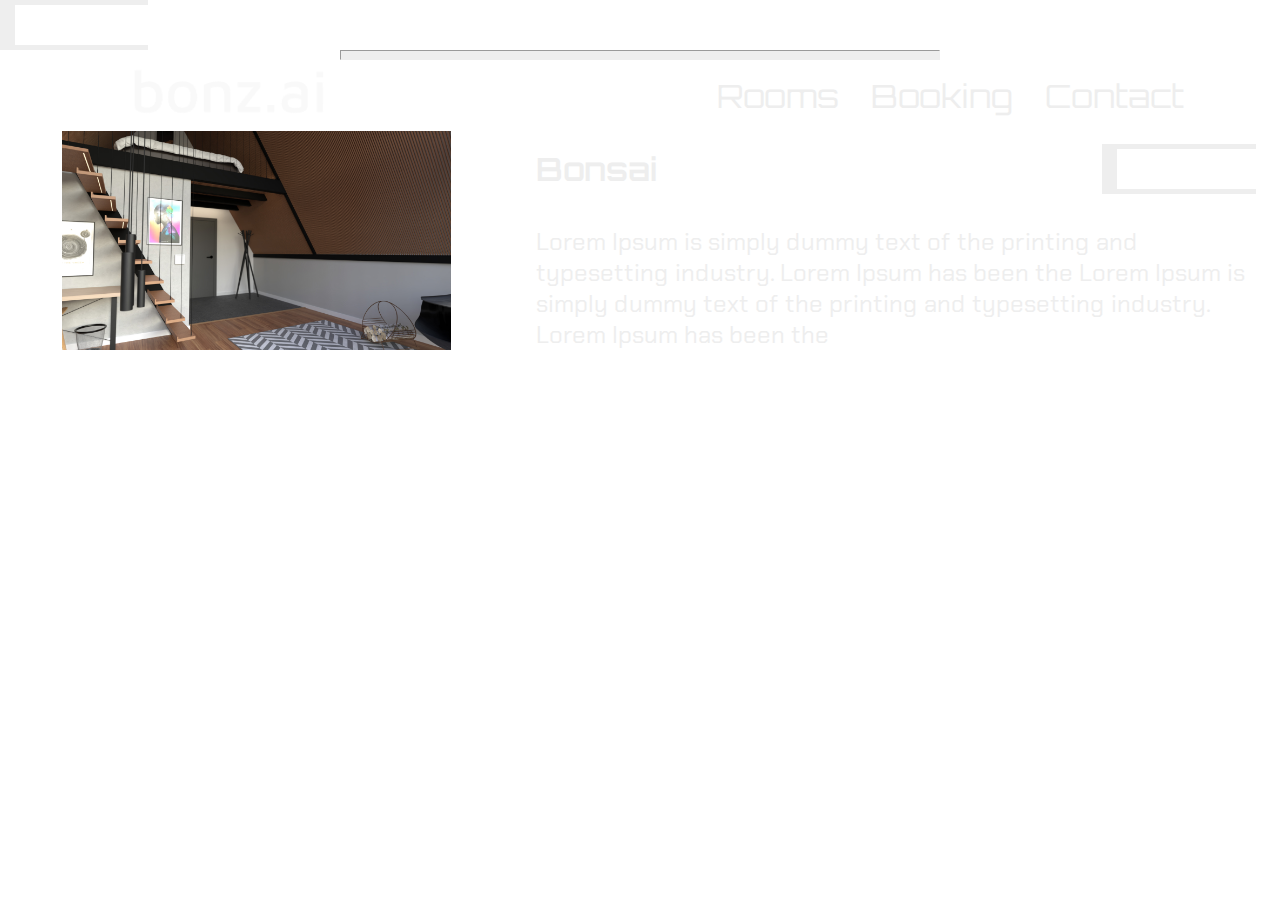
<file: components/index.html>
<!DOCTYPE html>
<html lang="en">
<head>
    <meta charset="UTF-8">
    <meta http-equiv="X-UA-Compatible" content="IE=edge">
    <meta name="viewport" content="width=device-width, initial-scale=1.0">
    <link rel="stylesheet" href="css/components.css">
    <link rel="preconnect" href="https://fonts.googleapis.com">
    <link rel="preconnect" href="https://fonts.gstatic.com" crossorigin>
    <link href="https://fonts.googleapis.com/css2?family=Chakra+Petch:wght@500&family=Orbitron:wght@400;600;700&display=swap" rel="stylesheet">
    <title>Components</title>
</head>
<body>
    <main>
        <section class="buttons">
            <button class="button">Click</button>
        </section>

        <section class="dividers">
            <hr class="divider">
        </section>

        <section>
            <nav>
                <article class="logoArticle"><img class="logo" src="/components/img/bonz.ai-logo-white-landscape.png" alt="logo"></article>
                <article class="linksArticle">
                    <ul>
                        <li>Rooms</li>
                        <li>Booking</li>
                        <li>Contact</li>
                    </ul>
                </article>
            </nav>
        </section>

        <section class="room">
            <article>
                <img src="/components/img/06-day.jpg" alt="roomPic">
            </article>    
            <article>
                <div>
                    <h3>Bonsai</h3>
                    <button class="button">Book</button>
                </div>
                <div>
                <p>Lorem Ipsum is simply dummy text of the printing and typesetting industry. Lorem Ipsum has been the Lorem Ipsum is simply dummy text of the printing and typesetting industry. Lorem Ipsum has been the </p>
                </div>
            </article>
        </section>

    </main>
</body>
</html>
</file>
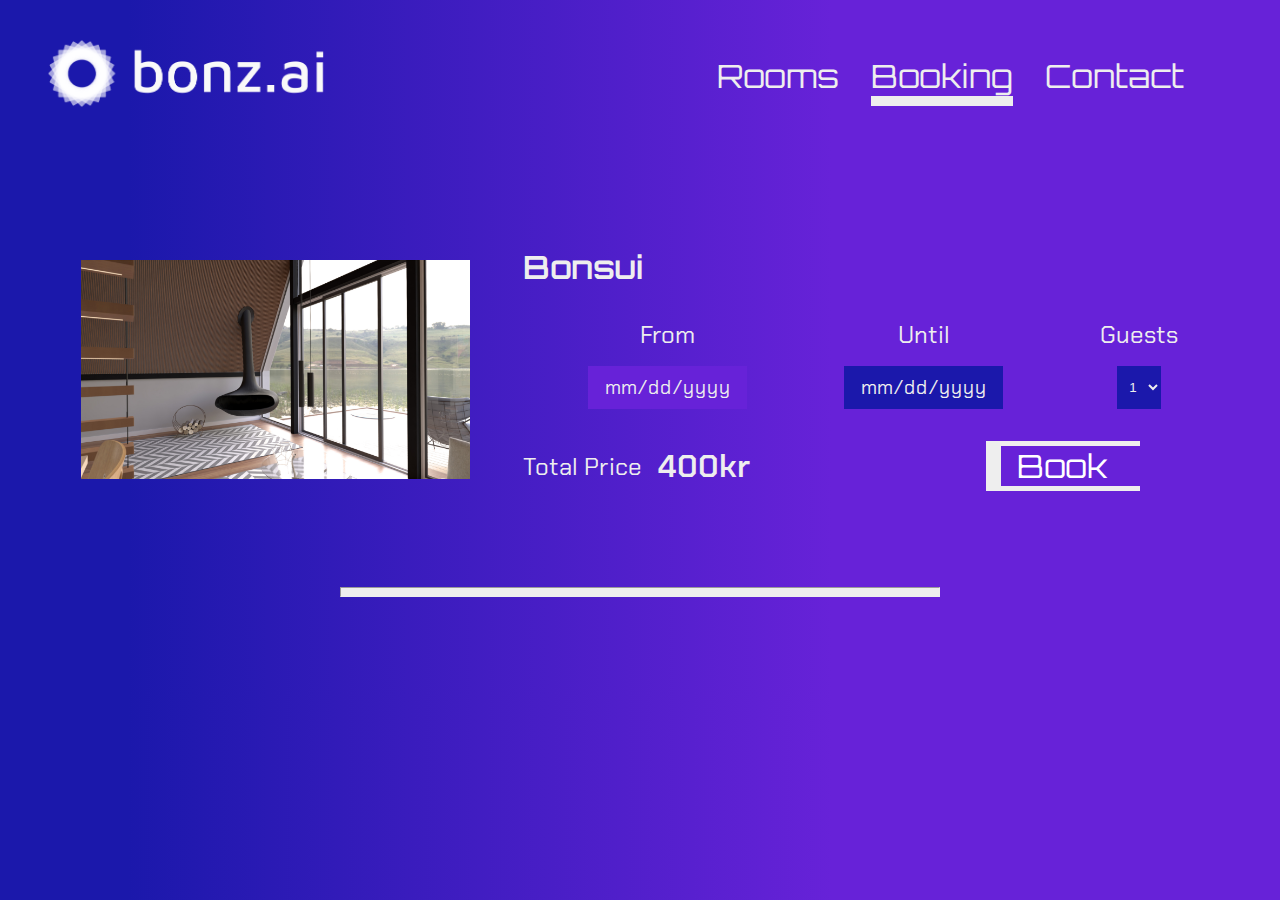
<file: website/booking.html>
<!DOCTYPE html>
<html lang="en">
<head>
    <meta charset="UTF-8">
    <meta http-equiv="X-UA-Compatible" content="IE=edge">
    <meta name="viewport" content="width=device-width, initial-scale=1.0">
    <link rel="stylesheet" href="css/style3.css">
    <link rel="stylesheet" href="/components/css/components.css">
    <link rel="preconnect" href="https://fonts.googleapis.com">
    <link rel="preconnect" href="https://fonts.gstatic.com" crossorigin>
    <link href="https://fonts.googleapis.com/css2?family=Chakra+Petch:wght@500&family=Orbitron:wght@400;600;700&display=swap" rel="stylesheet">
    <title>Bonz.AI- Booking</title>
</head>
<body>
    <header>
        <nav>
            <article class="logoArticle"><a href="/website/index.html"><img class="logo" src="/components/img/bonz.ai-logo-white-landscape.png" alt="logo"></a></article>
            <article class="linksArticle">
                <ul>
                    <a href="/website/rooms.html"><li>Rooms</li></a>
                    <a href="/website/booking.html"><li>Booking</li></a>
                    <li>Contact</li>
                </ul>
            </article>
        </nav>
    </header>
    <main>
        <section>
                <article>
                    <img src="/website/img/02-day.jpg" alt="roomPic">
                </article>
                <article>
                    <div class="title">
                        <h3>Bonsui</h3>
                    </div>
                    <div class="bookingInfo">
                        <div>
                            <label for="from">From</label>
                            <input type="date" id="from" class="datepicker-input">
                        </div>
                        <div>
                            <label for="until">Until</label>
                            <input type="date" id="until" class="datepicker-input">
                        </div>
                        <div>
                            <label for="guests">Guests</label>
                            <select>
                                <option>1</option>
                                <option>2</option>
                                <option>3</option>
                                <option>4</option>
                            </select>
                        </div>
                    </div>
                    <div class="priceNbook">
                        <div>
                            <p>Total Price</p>
                            <h4>400kr</h4>
                        </div>
                        <div>
                            <button class="button">Book</button>
                        </div>
                    </div>
                </article>
        </section>
        <section class="dividers">
            <hr class="divider">
        </section>
    </main>

    <script src="js/script.js"></script>
</body>
</html>
</file>
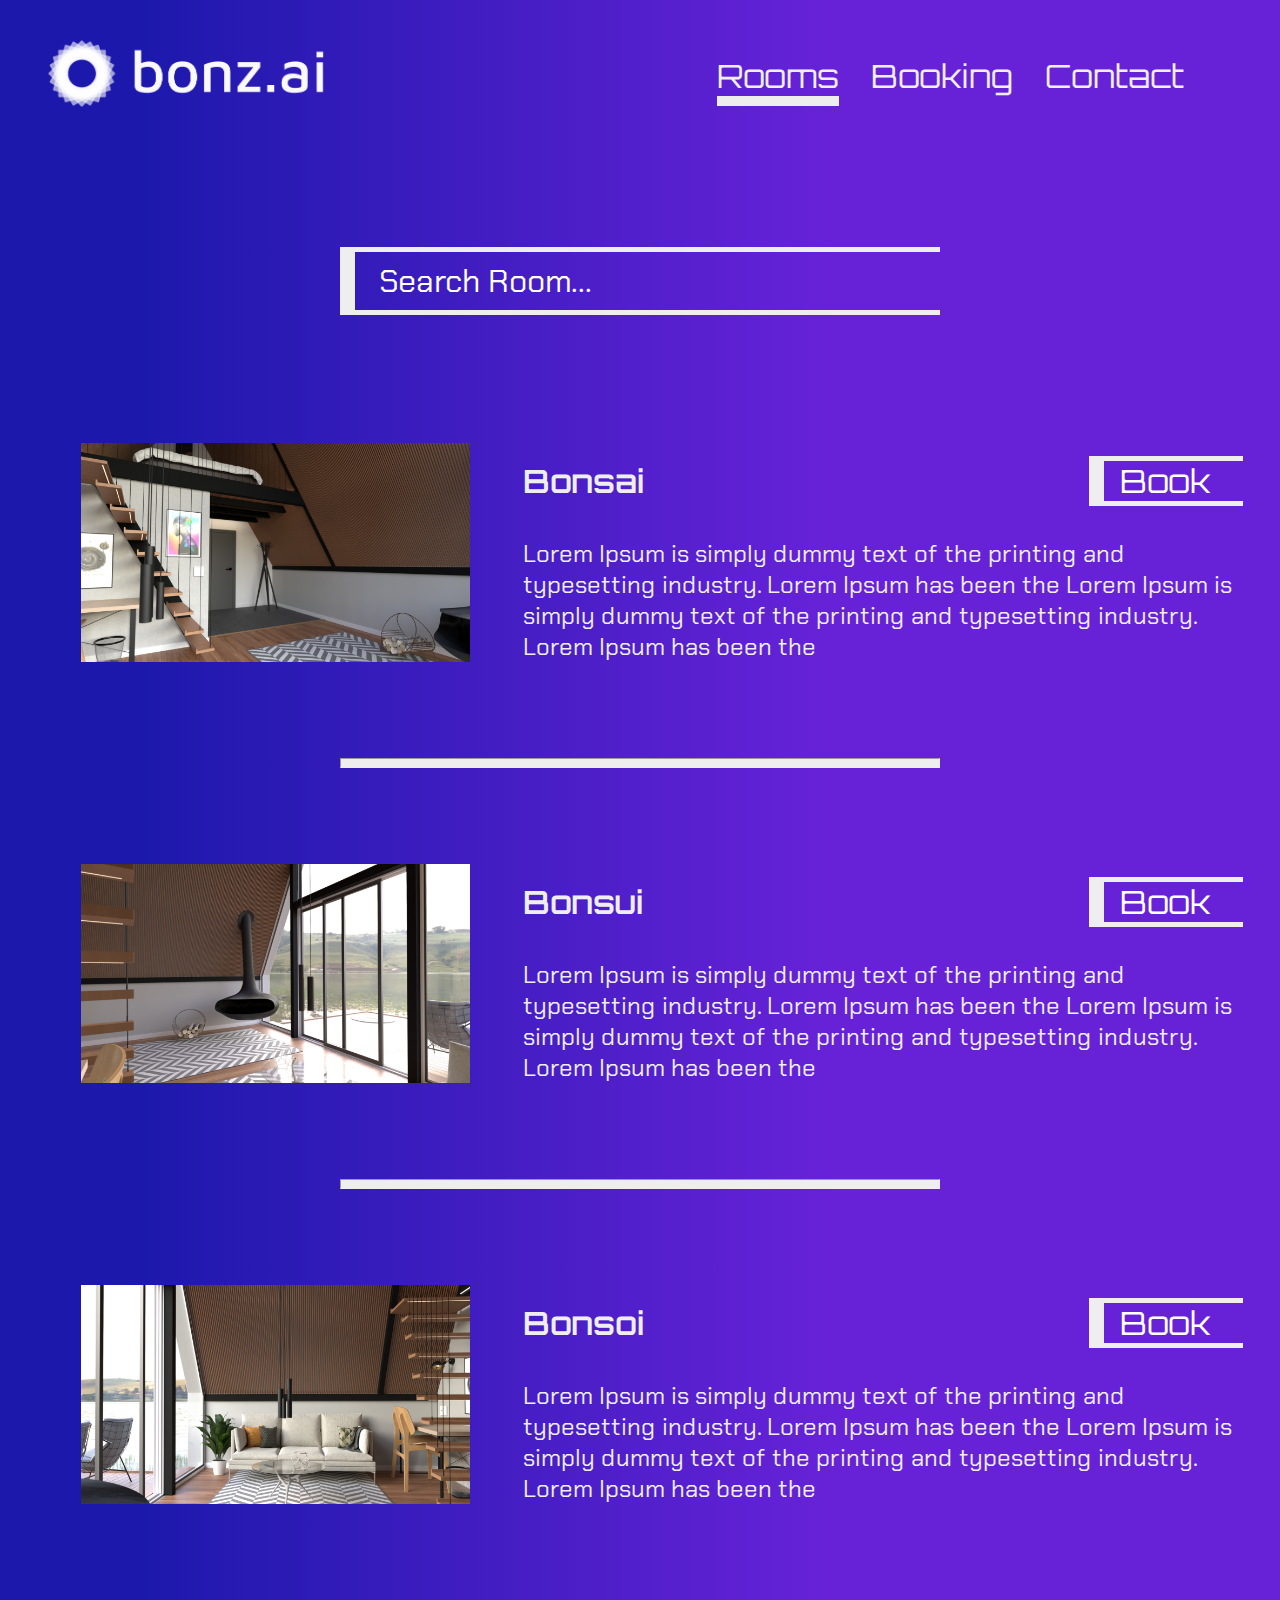
<file: website/rooms.html>
<!DOCTYPE html>
<html lang="en">
<head>
    <meta charset="UTF-8">
    <meta http-equiv="X-UA-Compatible" content="IE=edge">
    <meta name="viewport" content="width=device-width, initial-scale=1.0">
    <link rel="stylesheet" href="css/style2.css">
    <link rel="stylesheet" href="/components/css/components.css">
    <link rel="preconnect" href="https://fonts.googleapis.com">
    <link rel="preconnect" href="https://fonts.gstatic.com" crossorigin>
    <link href="https://fonts.googleapis.com/css2?family=Chakra+Petch:wght@500&family=Orbitron:wght@400;600;700&display=swap" rel="stylesheet">
    <title>Bonz.AI- Rooms</title>
</head>
<body>
    <header>
        <nav>
            <article class="logoArticle"><a href="/website/index.html"><img class="logo" src="/components/img/bonz.ai-logo-white-landscape.png" alt="logo"></a></article>
            <article class="linksArticle">
                <ul>
                    <a href="/website/rooms.html"><li>Rooms</li></a>
                    <a href="/website/booking.html"><li>Booking<div class="noti"></div></li></a>
                    <li>Contact</li>
                </ul>
            </article>
        </nav>
    </header>
    <main>
        <section class="searchSec">
            <input class="search" oninput="searchFilter()" type="text" placeholder="Search Room...">
        </section>

        <section class="rooms">
            <section class="room">
                <article>
                    <img src="/components/img/06-day.jpg" alt="roomPic">
                </article>    
                <article>
                    <div>
                        <h3>Bonsai</h3>
                        <button class="button">Book</button>
                    </div>
                    <div>
                    <p>Lorem Ipsum is simply dummy text of the printing and typesetting industry. Lorem Ipsum has been the Lorem Ipsum is simply dummy text of the printing and typesetting industry. Lorem Ipsum has been the </p>
                    </div>
                </article>
            </section>
            <section class="dividers">
                <hr class="divider">
            </section>
            <section class="room">
                <article>
                    <img src="/website/img/02-day.jpg" alt="roomPic">
                </article>    
                <article>
                    <div>
                        <h3>Bonsui</h3>
                        <button class="button">Book</button>
                    </div>
                    <div>
                    <p>Lorem Ipsum is simply dummy text of the printing and typesetting industry. Lorem Ipsum has been the Lorem Ipsum is simply dummy text of the printing and typesetting industry. Lorem Ipsum has been the </p>
                    </div>
                </article>
            </section>
            <section class="dividers">
                <hr class="divider">
            </section>
            <section class="room">
                <article>
                    <img src="/website/img/05-day.jpg" alt="roomPic">
                </article>    
                <article>
                    <div>
                        <h3>Bonsoi</h3>
                        <button class="button">Book</button>
                    </div>
                    <div>
                    <p>Lorem Ipsum is simply dummy text of the printing and typesetting industry. Lorem Ipsum has been the Lorem Ipsum is simply dummy text of the printing and typesetting industry. Lorem Ipsum has been the </p>
                    </div>
                </article>
            </section>
        </section>

    </main>
    <section class="biggerImg">
        <article></article>
        <button>X</button>
    </section>

    <script src="js/script.js"></script>
</body>
</html>
</file>
<file: components/css/components.css>
/*font-family: 'Chakra Petch', sans-serif;
font-family: 'Orbitron', sans-serif;*/

*{
    margin: 0;
    padding: 0;
    box-sizing: border-box;
    list-style: none;
    text-decoration: none;
}



.button{
    font-family: 'Orbitron', sans-serif;
    border-top: 5px solid  #EEEEEE;
    border-right: none;
    border-bottom: 5px solid #EEEEEE;
    border-left: 15px solid  #EEEEEE;
    background-color: transparent;
    font-size: 2rem;
    color: white;
    padding: 0 2rem 0 1rem;
    cursor: pointer;
}

.dividers{
    display: flex;
    align-items: center;
    justify-content: center;
}

.divider{
    width: 600px;
    height: 10px;
    background: #EEEEEE;
}

nav {
    display: flex;
    align-items: center;
    justify-content: space-between;
    flex-wrap: wrap;
    gap: 3rem;
}

.logoArticle{
    padding-left: 3rem;
}

.linksArticle{
    padding: 0 6rem;
}

.linksArticle ul{
    display: flex;
    align-items: center;
    justify-content: space-evenly;
    gap: 2rem;
    flex-wrap: wrap;
}

.linksArticle li{
    font-family: 'Orbitron', sans-serif;
    color: #EEEEEE;
    font-size: 2rem;
    font-weight: 400;
    position: relative;
}

.linksArticle li:hover{
    cursor: pointer;
    border-bottom: 10px solid #EEEEEE;
    border-top: 10px solid transparent; 
}

.logo{
    width: 280px;
}

p{
    font-family: 'Chakra Petch', sans-serif;
    font-size: 1.5rem;
    font-weight: 400;
    color: #EEEEEE;
}

.room {
    display: flex;
    align-items: flex-end;
}

.room article:nth-child(1){
    width: 40%;
    display: flex;
    align-items: center;
    justify-content: center;
}

.room article:nth-child(2){
    width: 60%;
    display: flex;
    flex-direction: column;
    gap: 2rem;
    align-items: center;
    justify-content: center;
}

.room article:nth-child(2) div{
    width: 90ch;
}

.room article:nth-child(2) div h3{
    font-family: 'Orbitron', sans-serif;
    color: #EEEEEE;
    font-size: 2rem;
    font-weight: 600;
}


.room img{
    width: 389px;
}

.room article div{
    display: flex;
    align-items: center;
    justify-content: space-between;
}


/*MEDIA QUERY MAIN PAGE*/

@media (max-width: 1050px){
    nav{
        justify-content: center;
    }

    .logoArticle {
        padding-left: 0;
    }
}

@media (max-width: 565px){


    .info{
        width: 100%;
        padding: 0 2rem;
    }

    .linksArticle {
        padding: 0 2rem;
    }

    h1{
        font-size: 2.5rem;
    }

    .info article hr{
        width: 240px;
    }
}

@media (max-width: 350px){
    h1{
        font-size: 2rem;
    }

    .logo{
        width: 220px;
    }
}


/*MEDIA QUERY ROOMS PAGE*/

@media (max-width: 1230px){
    .room{
        flex-direction: column;
        gap: 5rem;
        justify-content: center;
        align-items: center;
    }

    .room article:nth-child(1),
    .room article:nth-child(2){
        width: 100%;
    }

    .room img{
        width: 70%;
    }

    .biggerImg{
        display: none;
    }
}


@media (max-width: 780px){

    .search{
        width: 100%;
    }

    .room article div{
        flex-direction: column;
        gap: 4rem;
    }

    .room article:nth-child(2) div{
        width: 100%;
        padding: 0;
        text-align: center;
    }

    .divider{
        width: 300px;
    }

    .room img{
        width: 100%;
    }
}


@media (max-width: 380px){
    .rooms{
        display: flex;
        flex-direction: column;
    }

    .search{
        font-size: 1rem;
    }

}
</file>
<file: website/css/style3.css>
body{
    background-image: linear-gradient(to right, #1B18AB 10%, #6722D8 65%);
}

header{
    padding: 2.5rem 0;
}

.linksArticle a:nth-child(2) li{
    border-bottom: 10px solid #EEEEEE;
    border-top: 10px solid transparent; 
}

main{
    padding: 6rem 2rem;
}

img{
    width: 389px;
}

section{
    display: flex;
    align-items: center;
}

section article:nth-child(1) {
    width: 40%;
    display: flex;
    align-items: center;
    justify-content: center;
}

section article:nth-child(2) {
    width: 60%;
    display: flex;
    flex-direction: column;
    gap: 2rem;
    justify-content: center;
    align-items: center;
}

h3{
    font-family: 'Orbitron', sans-serif;
    color: #EEEEEE;
    font-size: 2rem;
    font-weight: 600;
}

.header{
    display: flex;
    width: 90ch;
    align-items: center;
}

.title{
    display: flex;
    align-items: center;
    justify-content: flex-start;
    width: 90ch;
}

.bookingInfo{
    display: flex;
    flex-wrap: wrap;
    align-items: flex-start;
    justify-content: space-evenly;
    width: 90ch;
    gap: 2rem;
}

.bookingInfo div{
    display: flex;
    flex-direction: column;
    align-items: center;
    justify-content: center;
    gap: 1rem;
}

.priceNbook{
    display: flex;
    flex-wrap: wrap;
    align-items: center;
    justify-content: space-between;
    width: 90ch;
    gap: 2rem;
}

.priceNbook div{
    display: flex;
    align-items: center;
    justify-content: center;
    gap: 1rem;
}

.priceNbook div:nth-child(2){
    display: flex;
    align-items: center;
    justify-content: center;
    width: 50%;
}

h4{
    font-family: 'Chakra Petch', sans-serif;
    font-size: 2rem;
    font-weight: 600;
    color: #EEEEEE;
}

label{
    font-family: 'Chakra Petch', sans-serif;
    font-size: 1.5rem;
    color: #EEEEEE;
}

#from,
#until{
    border: none;
    padding: 0.5rem;
}

.datepicker-input::-webkit-calendar-picker-indicator {
  opacity: 0;
  width: 100%;
  cursor: pointer;
  position: absolute;
}

.datepicker-input {
    position: relative;
    padding: 0.5rem;
    color: #EEEEEE;
    font-family: 'Chakra Petch', sans-serif;
    outline: none;
    font-size: 1.2rem;
} 

#from{
    background-color: #6722D8;
    text-align: center;
}

#until{
    background-color: #1B18AB;
    text-align: center;
}

select{
    background-color: #1B18AB;
    border: none;
    padding: 0.8rem 0.5rem;
    color: #EEEEEE;
    outline: none;
}

.dividers{
    margin-top: 6rem;
}


@media (max-width: 1230px){
    section:nth-child(1) {
        flex-direction: column;
        gap: 5rem;
        justify-content: center;
        align-items: center;
    }

    section article:nth-child(1),
    section article:nth-child(2) {
        width: 100%;
    }

    section article:nth-child(1) img{
        width: 70%;
    }

}

@media (max-width: 780px){
    .divider{
        width: 300px;
    }

    section article:nth-child(1) img{
        width: 100%;
    }

    .title,
    .bookingInfo,
    .priceNbook{
        width: 100%;
    }

    .title{
        justify-content: center;
    }

    .priceNbook{
        justify-content: space-evenly;
    }
}
</file>
<file: website/css/style2.css>
body{
    background-image: linear-gradient(to right, #1B18AB 10%, #6722D8 65%);
}

header{
    padding: 2.5rem 0;
}

.linksArticle a:nth-child(1) li{
    border-bottom: 10px solid #EEEEEE;
    border-top: 10px solid transparent; 
}

main{
    padding: 6rem 2rem;
    position: relative;
}

main img:hover{
    cursor: pointer;
}

.search{
    font-family: 'Chakra Petch', sans-serif;
    border-top: 5px solid  #EEEEEE;
    border-right: none;
    border-bottom: 5px solid #EEEEEE;
    border-left: 15px solid  #EEEEEE;
    background-color: transparent;
    font-size: 2rem;
    color: white;
    padding: 0.5rem 0 0.5rem 1.5rem;
    outline: none;
    width: 600px;
}

.search::placeholder{
    color: white;
}

.searchSec{
    display: flex;
    align-items: center;
    justify-content: center;
}

.rooms{
    margin-top: 8rem;
    display: grid;
    grid-template-columns: repeat(1, 1fr);
    gap: 6rem;
}

.is-hidden { 
    display: none !important; 
}

.noti{
    display: flex;
    align-items: center;
    justify-content: center;
    width: 20px;
    height: 20px;
    border-radius: 100px;
    background-color: #EEEEEE;
    position: absolute;
    top: -12px;
    right: -15px;
    color: black;
    font-size: 1rem;
    font-weight: 900;
    display: none;
    padding: 1rem;
}


.biggerImg{
    position: fixed;
    top: 50%;
    left: 50%;
    transform: translate(-50%, -50%);
}

.biggerImg img{
    width: 800px;
}

.biggerImg article{
    display: none;
}

.biggerImg button{
    display: none;
    border: none;
    padding: 0.2rem 0.5rem;
    font-size: 1.5rem;
    position: absolute;
    top: -15px;
    right: -15px;
    cursor: pointer;
}
</file>
